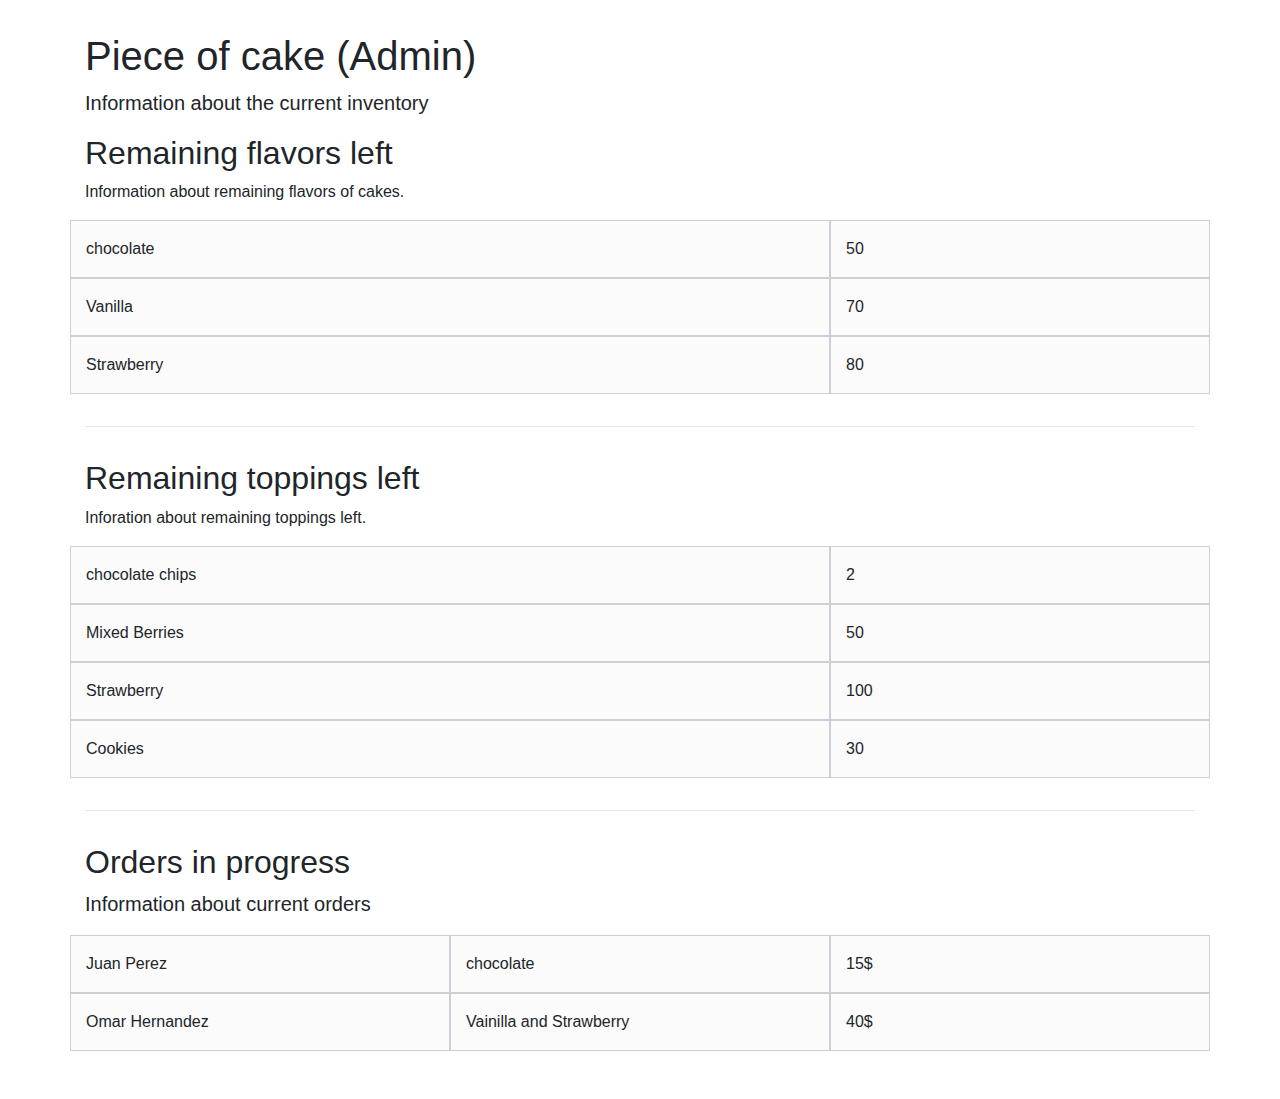
<file: 02_adminform/index.html>
<!DOCTYPE html>
<html lang="en">

<head>
  <meta http-equiv="Content-Type" content="text/html; charset=UTF-8">

  <meta name="viewport" content="width=device-width, initial-scale=1, shrink-to-fit=no">
  <meta name="description" content="">
  <meta name="author" content="">

  <title>Admin</title>

  <link rel="canonical" href="https://getbootstrap.com/docs/4.1/examples/grid/">

  <!-- Bootstrap core CSS -->
  <link href="./css/bootstrap.min.css" rel="stylesheet">

  <!-- Custom styles for this template -->
  <link href="./css/grid.css" rel="stylesheet">
</head>

<body>
  <div class="container">

    <h1>Piece of cake (Admin)</h1>
    <p class="lead">Information about the current inventory</p>

    <h2>Remaining flavors left</h2>
    <p>Information about remaining flavors of cakes.</p>
    <div class="row">
      <div class="col-md-8">chocolate</div>
      <div class="col-md-4">50</div>
      <div class="col-md-8">Vanilla</div>
      <div class="col-md-4">70</div>
      <div class="col-md-8">Strawberry</div>
      <div class="col-md-4">80</div>
    </div>

    <hr>

    <h2>Remaining toppings left</h2>
    <p>Inforation about remaining toppings left.</p>
    <div class="row">
      <div class="col-md-8">chocolate chips</div>
      <div class="col-md-4">2</div>
      <div class="col-md-8">Mixed Berries</div>
      <div class="col-md-4">50</div>
      <div class="col-md-8">Strawberry</div>
      <div class="col-md-4">100</div>
      <div class="col-md-8">Cookies</div>
      <div class="col-md-4">30</div>
    </div>
    <hr>

    <h2>Orders in progress</h2>
    <p class="lead">Information about current orders</p>
    <div class="row">
      <div class="col-4">Juan Perez</div>
      <div class="col-4">chocolate</div>
      <div class="col-4">15$</div>
      <div class="col-4">Omar Hernandez</div>
      <div class="col-4">Vainilla and Strawberry</div>
      <div class="col-4">40$</div>
    </div>

  </div> <!-- /container -->


</body>

</html>
</file>
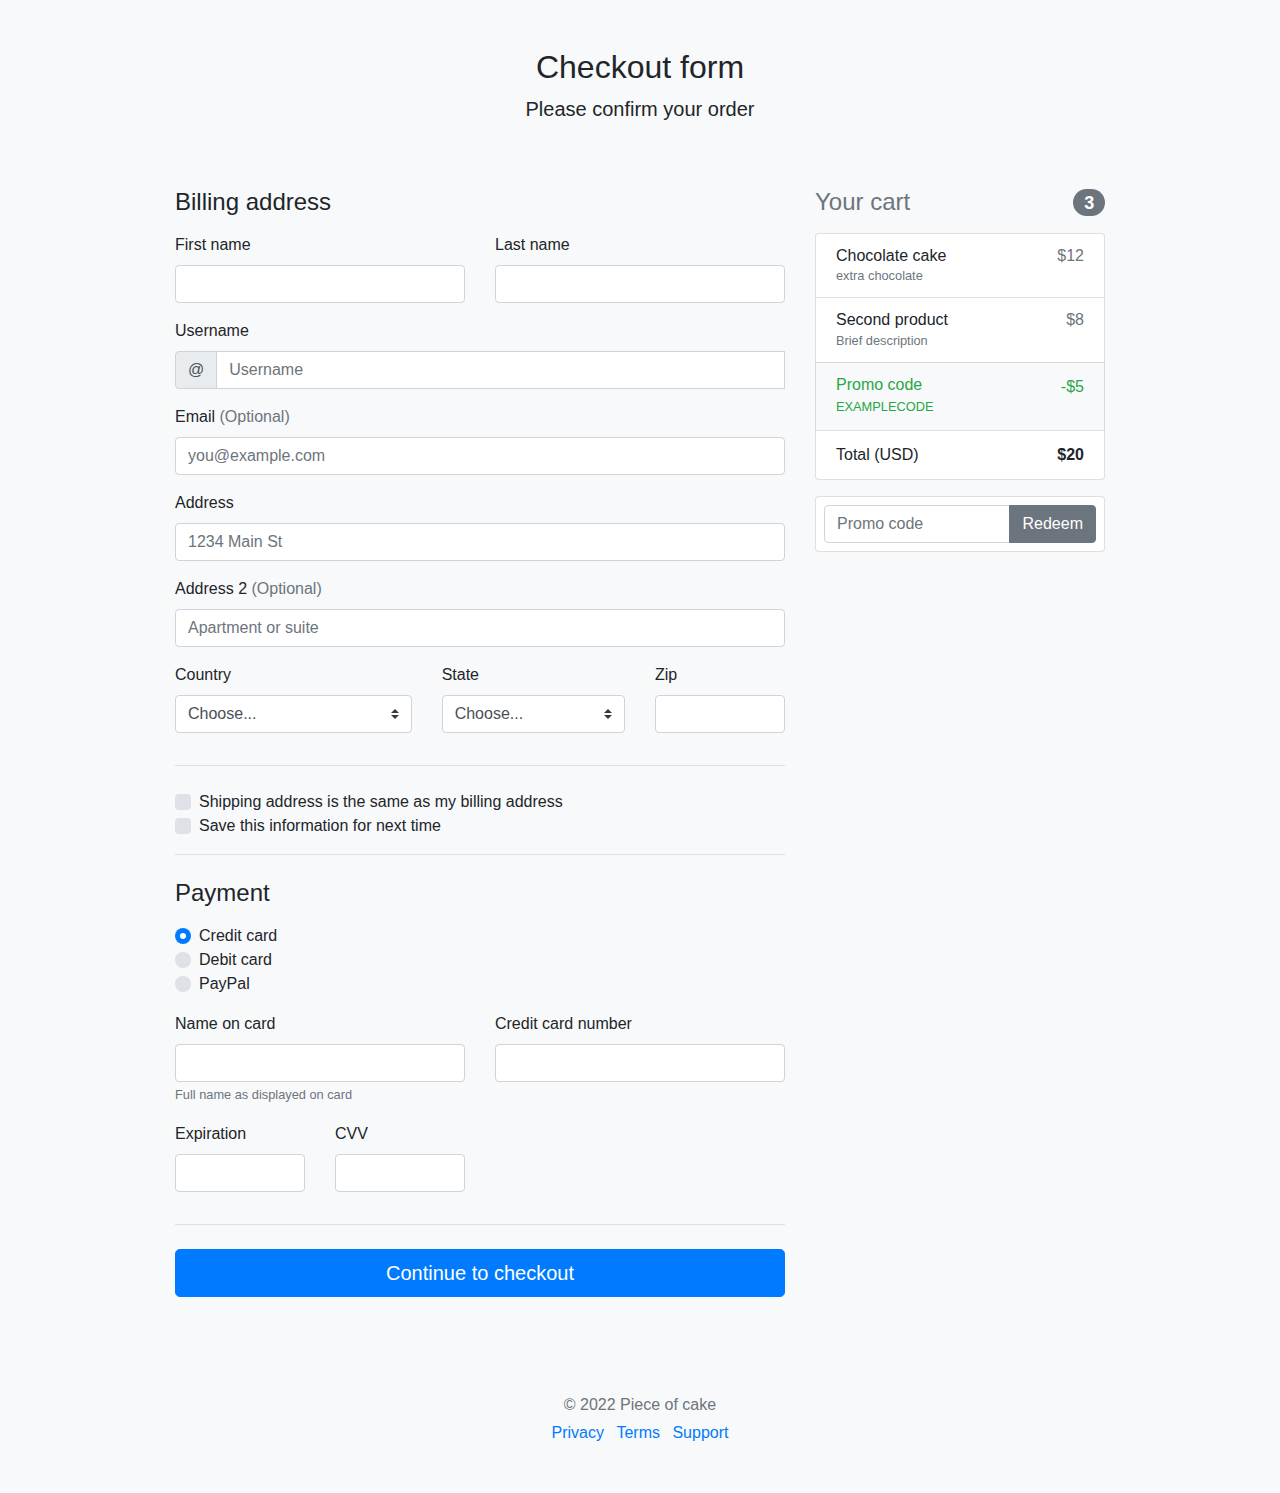
<file: 02_clientform/index.html>
<!DOCTYPE html>
<!-- saved from url=(0052)https://getbootstrap.com/docs/4.1/examples/checkout/ -->
<html lang="en">

<head>
  <meta http-equiv="Content-Type" content="text/html; charset=UTF-8">

  <meta name="viewport" content="width=device-width, initial-scale=1, shrink-to-fit=no">
  <meta name="description" content="">
  <meta name="author" content="">

  <title>Checkout client</title>

  <link rel="canonical" href="https://getbootstrap.com/docs/4.1/examples/checkout/">

  <!-- Bootstrap core CSS -->
  <link href="./css/bootstrap.min.css" rel="stylesheet">

  <!-- Custom styles for this template -->
  <link href="./css/form-validation.css" rel="stylesheet">
</head>

<body class="bg-light">

  <div class="container">
    <div class="py-5 text-center">
      <!-- <img class="d-block mx-auto mb-4" src="./css/bootstrap-solid.svg" alt="" width="72" height="72"> -->
      <h2>Checkout form</h2>
      <p class="lead">Please confirm your order</p>
    </div>

    <div class="row">
      <div class="col-md-4 order-md-2 mb-4">
        <h4 class="d-flex justify-content-between align-items-center mb-3">
          <span class="text-muted">Your cart</span>
          <span class="badge badge-secondary badge-pill">3</span>
        </h4>
        <ul class="list-group mb-3">
          <li class="list-group-item d-flex justify-content-between lh-condensed">
            <div>
              <h6 class="my-0">Chocolate cake</h6>
              <small class="text-muted">extra chocolate</small>
            </div>
            <span class="text-muted">$12</span>
          </li>
          <li class="list-group-item d-flex justify-content-between lh-condensed">
            <div>
              <h6 class="my-0">Second product</h6>
              <small class="text-muted">Brief description</small>
            </div>
            <span class="text-muted">$8</span>
          </li>
          <li class="list-group-item d-flex justify-content-between bg-light">
            <div class="text-success">
              <h6 class="my-0">Promo code</h6>
              <small>EXAMPLECODE</small>
            </div>
            <span class="text-success">-$5</span>
          </li>
          <li class="list-group-item d-flex justify-content-between">
            <span>Total (USD)</span>
            <strong>$20</strong>
          </li>
        </ul>

        <form class="card p-2">
          <div class="input-group">
            <input type="text" class="form-control" placeholder="Promo code">
            <div class="input-group-append">
              <button type="submit" class="btn btn-secondary">Redeem</button>
            </div>
          </div>
        </form>
      </div>
      <div class="col-md-8 order-md-1">
        <h4 class="mb-3">Billing address</h4>
        <form class="needs-validation" novalidate="">
          <div class="row">
            <div class="col-md-6 mb-3">
              <label for="firstName">First name</label>
              <input type="text" class="form-control" id="firstName" placeholder="" value="" required="">
              <div class="invalid-feedback">
                Valid first name is required.
              </div>
            </div>
            <div class="col-md-6 mb-3">
              <label for="lastName">Last name</label>
              <input type="text" class="form-control" id="lastName" placeholder="" value="" required="">
              <div class="invalid-feedback">
                Valid last name is required.
              </div>
            </div>
          </div>

          <div class="mb-3">
            <label for="username">Username</label>
            <div class="input-group">
              <div class="input-group-prepend">
                <span class="input-group-text">@</span>
              </div>
              <input type="text" class="form-control" id="username" placeholder="Username" required="">
              <div class="invalid-feedback" style="width: 100%;">
                Your username is required.
              </div>
            </div>
          </div>

          <div class="mb-3">
            <label for="email">Email <span class="text-muted">(Optional)</span></label>
            <input type="email" class="form-control" id="email" placeholder="you@example.com">
            <div class="invalid-feedback">
              Please enter a valid email address for shipping updates.
            </div>
          </div>

          <div class="mb-3">
            <label for="address">Address</label>
            <input type="text" class="form-control" id="address" placeholder="1234 Main St" required="">
            <div class="invalid-feedback">
              Please enter your shipping address.
            </div>
          </div>

          <div class="mb-3">
            <label for="address2">Address 2 <span class="text-muted">(Optional)</span></label>
            <input type="text" class="form-control" id="address2" placeholder="Apartment or suite">
          </div>

          <div class="row">
            <div class="col-md-5 mb-3">
              <label for="country">Country</label>
              <select class="custom-select d-block w-100" id="country" required="">
                <option value="">Choose...</option>
                <option>Mexico</option>
              </select>
              <div class="invalid-feedback">
                Please select a valid country.
              </div>
            </div>
            <div class="col-md-4 mb-3">
              <label for="state">State</label>
              <select class="custom-select d-block w-100" id="state" required="">
                <option value="">Choose...</option>
                <option>Sonora</option>
                <option>Jalisco</option>
                <option>Guerrero</option>
              </select>
              <div class="invalid-feedback">
                Please provide a valid state.
              </div>
            </div>
            <div class="col-md-3 mb-3">
              <label for="zip">Zip</label>
              <input type="text" class="form-control" id="zip" placeholder="" required="">
              <div class="invalid-feedback">
                Zip code required.
              </div>
            </div>
          </div>
          <hr class="mb-4">
          <div class="custom-control custom-checkbox">
            <input type="checkbox" class="custom-control-input" id="same-address">
            <label class="custom-control-label" for="same-address">Shipping address is the same as my billing
              address</label>
          </div>
          <div class="custom-control custom-checkbox">
            <input type="checkbox" class="custom-control-input" id="save-info">
            <label class="custom-control-label" for="save-info">Save this information for next time</label>
          </div>
          <hr class="mb-4">

          <h4 class="mb-3">Payment</h4>

          <div class="d-block my-3">
            <div class="custom-control custom-radio">
              <input id="credit" name="paymentMethod" type="radio" class="custom-control-input" checked="" required="">
              <label class="custom-control-label" for="credit">Credit card</label>
            </div>
            <div class="custom-control custom-radio">
              <input id="debit" name="paymentMethod" type="radio" class="custom-control-input" required="">
              <label class="custom-control-label" for="debit">Debit card</label>
            </div>
            <div class="custom-control custom-radio">
              <input id="paypal" name="paymentMethod" type="radio" class="custom-control-input" required="">
              <label class="custom-control-label" for="paypal">PayPal</label>
            </div>
          </div>
          <div class="row">
            <div class="col-md-6 mb-3">
              <label for="cc-name">Name on card</label>
              <input type="text" class="form-control" id="cc-name" placeholder="" required="">
              <small class="text-muted">Full name as displayed on card</small>
              <div class="invalid-feedback">
                Name on card is required
              </div>
            </div>
            <div class="col-md-6 mb-3">
              <label for="cc-number">Credit card number</label>
              <input type="text" class="form-control" id="cc-number" placeholder="" required="">
              <div class="invalid-feedback">
                Credit card number is required
              </div>
            </div>
          </div>
          <div class="row">
            <div class="col-md-3 mb-3">
              <label for="cc-expiration">Expiration</label>
              <input type="text" class="form-control" id="cc-expiration" placeholder="" required="">
              <div class="invalid-feedback">
                Expiration date required
              </div>
            </div>
            <div class="col-md-3 mb-3">
              <label for="cc-cvv">CVV</label>
              <input type="text" class="form-control" id="cc-cvv" placeholder="" required="">
              <div class="invalid-feedback">
                Security code required
              </div>
            </div>
          </div>
          <hr class="mb-4">
          <button class="btn btn-primary btn-lg btn-block" type="submit">Continue to checkout</button>
        </form>
      </div>
    </div>

    <footer class="my-5 pt-5 text-muted text-center text-small">
      <p class="mb-1">© 2022 Piece of cake</p>
      <ul class="list-inline">
        <li class="list-inline-item"><a href="https://getbootstrap.com/docs/4.1/examples/checkout/#">Privacy</a></li>
        <li class="list-inline-item"><a href="https://getbootstrap.com/docs/4.1/examples/checkout/#">Terms</a></li>
        <li class="list-inline-item"><a href="https://getbootstrap.com/docs/4.1/examples/checkout/#">Support</a></li>
      </ul>
    </footer>
  </div>

  <!-- Bootstrap core JavaScript
    ================================================== -->
  <!-- Placed at the end of the document so the pages load faster -->
  <script src="./css/jquery-3.3.1.slim.min.js.descarga"
    integrity="sha384-q8i/X+965DzO0rT7abK41JStQIAqVgRVzpbzo5smXKp4YfRvH+8abtTE1Pi6jizo"
    crossorigin="anonymous"></script>
  <script>window.jQuery || document.write('<script src="../../assets/js/vendor/jquery-slim.min.js"><\/script>')</script>
  <script src="./css/popper.min.js.descarga"></script>
  <script src="./css/bootstrap.min.js.descarga"></script>
  <script src="./css/holder.min.js.descarga"></script>
  <script>
      // Example starter JavaScript for disabling form submissions if there are invalid fields
      (function () {
        'use strict';

        window.addEventListener('load', function () {
          // Fetch all the forms we want to apply custom Bootstrap validation styles to
          var forms = document.getElementsByClassName('needs-validation');

          // Loop over them and prevent submission
          var validation = Array.prototype.filter.call(forms, function (form) {
            form.addEventListener('submit', function (event) {
              if (form.checkValidity() === false) {
                event.preventDefault();
                event.stopPropagation();
              }
              form.classList.add('was-validated');
            }, false);
          });
        }, false);
      })();
  </script>


</body>

</html>
</file>
<file: 02_adminform/css/grid.css>
body {
  padding-top: 2rem;
  padding-bottom: 2rem;
}

h3 {
  margin-top: 2rem;
}

.row {
  margin-bottom: 1rem;
}
.row .row {
  margin-top: 1rem;
  margin-bottom: 0;
}
[class*="col-"] {
  padding-top: 1rem;
  padding-bottom: 1rem;
  background-color: rgba(231, 231, 231, 0.15);
  border: 1px solid rgba(17, 40, 71, 0.2);
}

hr {
  margin-top: 2rem;
  margin-bottom: 2rem;
}
</file>
<file: 02_clientform/css/form-validation.css>
.container {
  max-width: 960px;
}

.lh-condensed { line-height: 1.25; }
</file>
